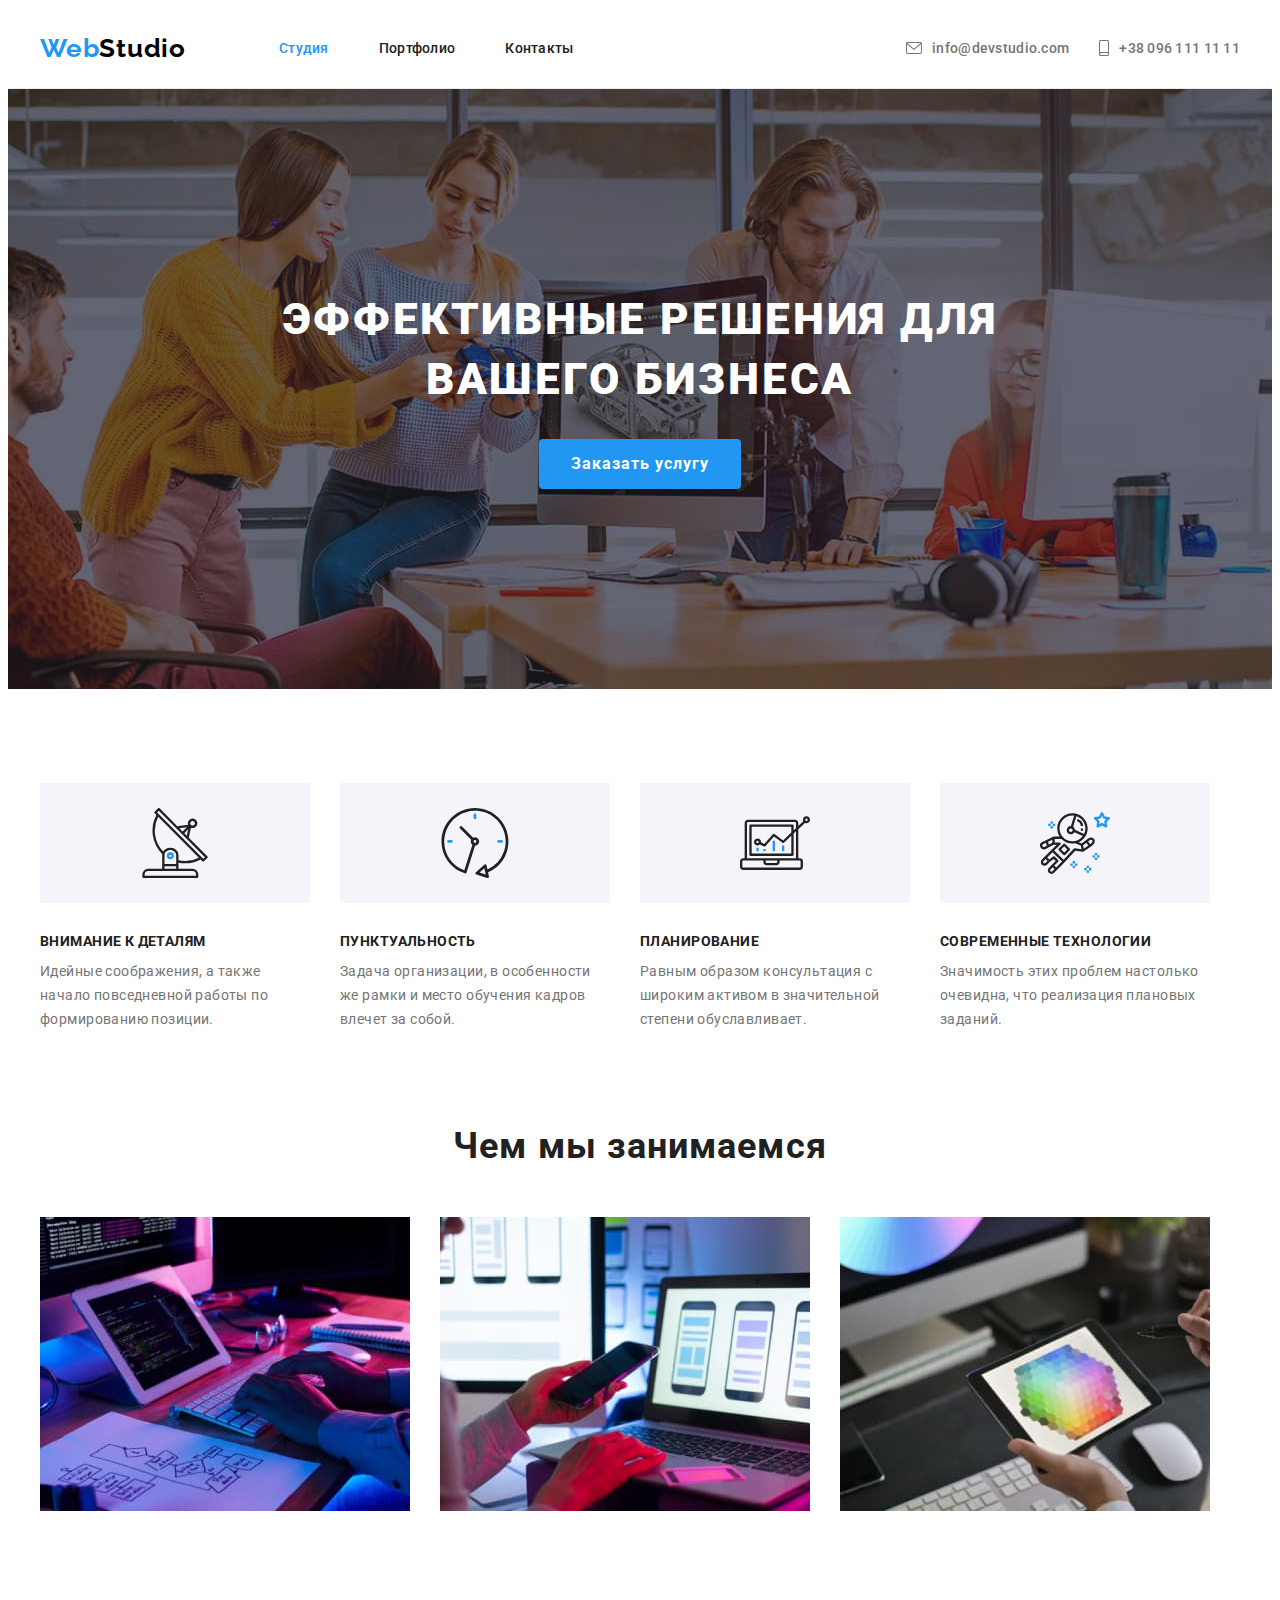
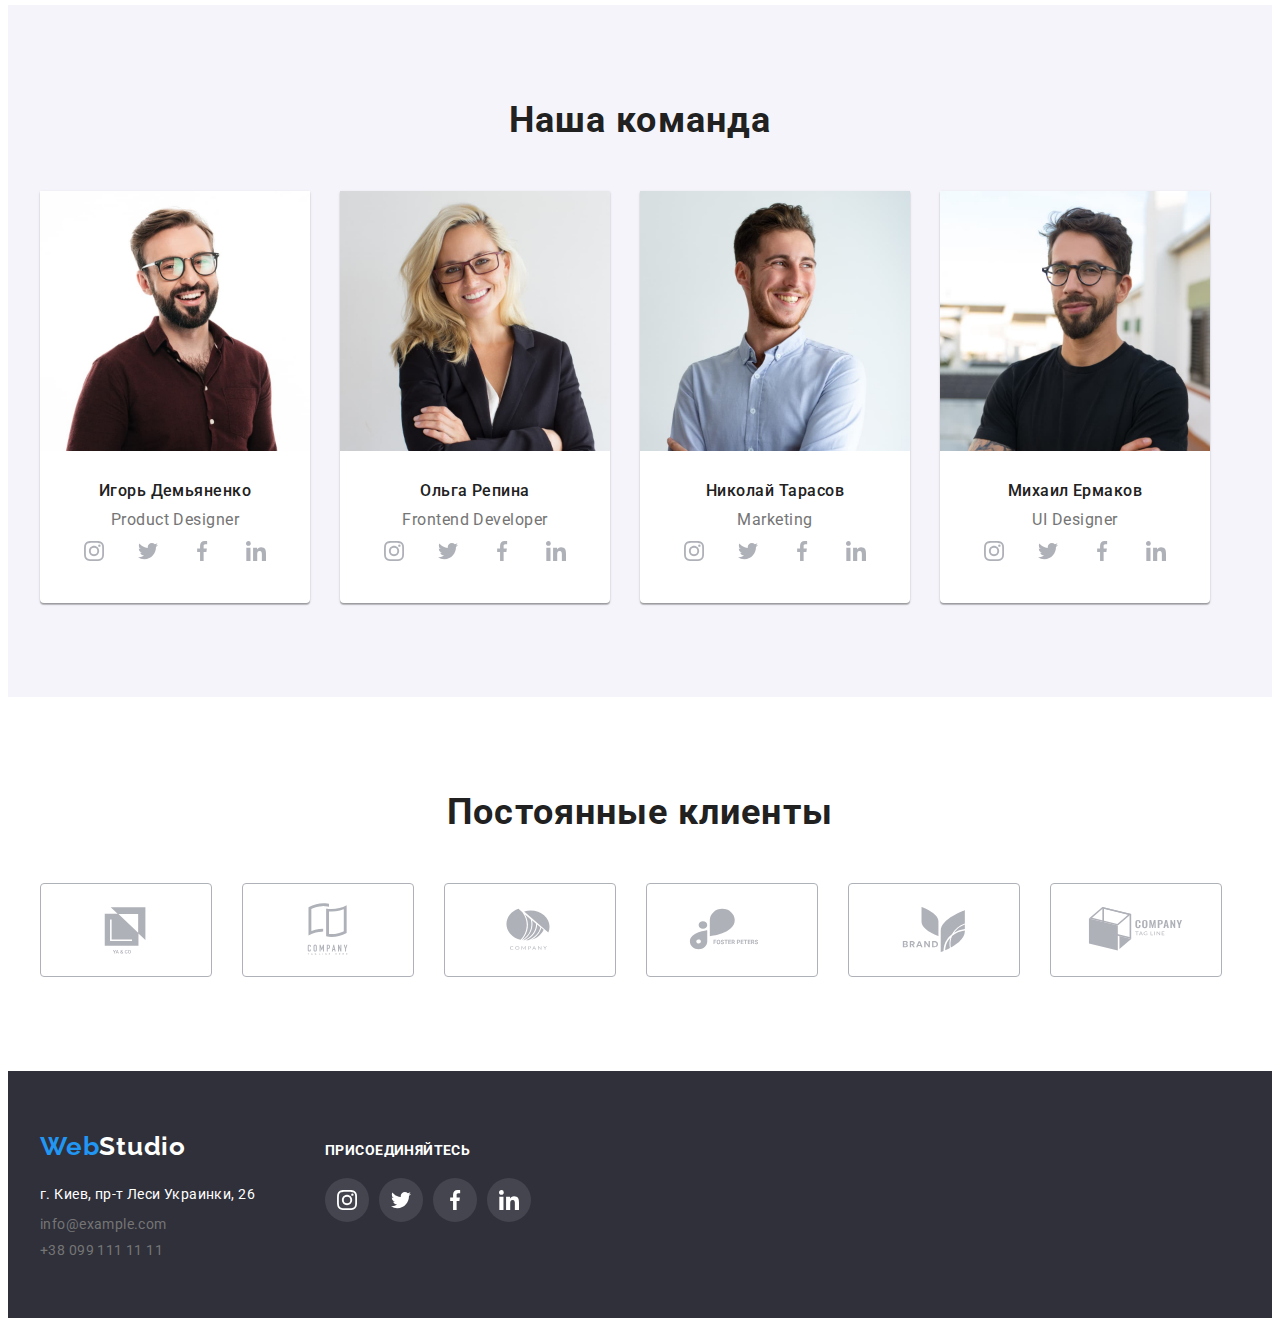
<file: index.html>
<!DOCTYPE html>
<html lang=ru>

<head>
    <meta charset="UTF-8">
    <meta http-equiv="X-UA-Compatible" content="IE=edge">
    <meta name="viewport" content="width=device-width, initial-scale=1.0">
    <title lang="en">WebStudio</title>

    <!-- Normolize  -->
    <link rel="stylesheet" href="https://cdnjs.cloudflare.com/ajax/libs/modern-normalize/1.1.0/modern-normalize.min.css"
        integrity="sha512-wpPYUAdjBVSE4KJnH1VR1HeZfpl1ub8YT/NKx4PuQ5NmX2tKuGu6U/JRp5y+Y8XG2tV+wKQpNHVUX03MfMFn9Q=="
        crossorigin="anonymous" referrerpolicy="no-referrer" />

    <!-- Підключені шрифти -->
    <link rel="preconnect" href="https://fonts.googleapis.com">
    <link rel="preconnect" href="https://fonts.gstatic.com" crossorigin>
    <link
        href="https://fonts.googleapis.com/css2?family=Raleway:wght@700&family=Roboto:wght@100;400;500;700;900&display=swap"
        rel="stylesheet">

    <!-- CSS -->
    <link rel="stylesheet" href="./css/styles.css">

</head>

<body>
    <!-- Секція навігації Header -->
    <header class="header">
        <!-- Навігація по сайту -->
        <div class="container header-container">
            <nav class="header-nav">
                <a class="logo-link link" href="./index.html" lang="en">
                    <span class="logo-style">Web</span>Studio
                </a>
                <ul class="list header-nav-list">
                    <li class="header-item sectiontem">
                        <a class="link header-link current" href="./index.html" lang="ru">Студия</a>
                    </li>
                    <li class="header-item sectiontem">
                        <a class="link header-link" href="./portfolio.html" lang="ru">Портфолио</a>
                    </li>
                    <li class="header-item sectiontem">
                        <a class="link header-link" href="#" lang="ru">Контакты</a>
                    </li>
                </ul>
            </nav>
            <!-- Е-меіл і телефон -->
            <ul class="list header-auth">
                <li class="auth-item">
                    <a class="link header-auth-link" href="mailto:info@devstudio.com">
                        <svg class="icons-contacts" width="16" height="12">
                            <use href="./images/icons.svg#envelope"></use>
                        </svg>info@devstudio.com</a>
                </li>
                <li class="auth-item">
                    <a class="link header-auth-link header-phone" href="tel:+380961111111">
                        <svg class="icons-contacts" width="10" height="16">
                            <use href="./images/icons.svg#smartphone"></use>
                        </svg>+38 096 111 11 11</a>
                </li>
            </ul>
        </div>

    </header>

    <!-- Секція головного контенту -->
    <main class="maim">
        <!-- Секція заголовку і кнопки -->
        <section class="section hero-section">
            <div class="container">
                <h1 class="hero-title" lang="ru">Эффективные решения для <br>вашего бизнеса</h1>
                <button class="btn btn-mode-dark" type="button">Заказать услугу</button>

            </div>
        </section>
        <!-- Особливості -->
        <section class="section feature">
            <div class="container">
                <h2 class="visually-hidden">Особенности</h2>
                <ul class="list feature-list">
                    <li class="feature-item">
                        <div class="benefits-box-icons">
                            <svg class="benefits-icons" width="70px" height="70px">
                                <use href="./images/icons.svg#antenna"></use>
                            </svg>
                        </div>
                        <h3 class="title feature-title" lang="ru">Внимание к деталям</h3>
                        <p class="text feature-uppertitle" lang="ru">Идейные соображения, а также начало повседневной
                            работы по формированию позиции.</p>
                    </li>
                    <li class="feature-item">
                        <div class="benefits-box-icons">
                            <svg class="benefits-icons" width="70px" height="70px">
                                <use href="./images/icons.svg#clock"></use>
                            </svg>
                        </div>
                        <h3 class="title feature-title" lang="ru">Пунктуальность</h3>
                        <p class="text feature-uppertitle" lang="ru">Задача организации, в особенности же рамки и место
                            обучения кадров влечет за собой.</p>
                    </li>
                    <li class="feature-item">
                        <div class="benefits-box-icons">
                            <svg class="benefits-icons" width="70px" height="70px">
                                <use href="./images/icons.svg#diagram"></use>
                            </svg>
                        </div>
                        <h3 class="title feature-title" lang="ru">Планирование</h3>
                        <p class="text feature-uppertitle" lang="ru">Равным образом консультация с широким активом в
                            значительной степени обуславливает.</p>
                    </li>
                    <li class="feature-item">
                        <div class="benefits-box-icons">
                            <svg class="benefits-icons" width="70px" height="70px">
                                <use href="./images/icons.svg#astronaut"></use>
                            </svg>
                        </div>
                        <h3 class="title feature-title" lang="ru">Современные технологии</h3>
                        <p class="text feature-uppertitle" lang="ru">Значимость этих проблем настолько очевидна, что
                            реализация плановых заданий.</p>
                    </li>
                </ul>
            </div>
        </section>
        <!-- О нас фото -->
        <section class="section about">
            <div class="container">
                <h2 class="title about-title" lang="ru">Чем мы занимаемся</h2>
                <ul class="list about-list">
                    <li class="about-item">
                        <img class="about-img" src="./images/about/box-planshet-z-klaviaturoy.jpg"
                            alt="Руки печатают на портативной клавиатуре програмный код на планшете" width="370">
                    </li>
                    <li class="about-item">
                        <img class="about-img" src="./images/about/box-telephon.jpg"
                            alt="Телефон, ноутбук, проекторное дублировние картинки на ноутбуке" width="370">
                    </li>
                    <li class="about-item">
                        <img class="about-img" src="./images/about/box-planshet-z-palitroi.jpg"
                            alt="Планшет з палитрой цветов" width="370">
                    </li>
                </ul>
            </div>
        </section>
        <!-- О сотрудниках з фото -->
        <section class="section team">
            <div class="container">
                <h2 class="title team-title" lang="ru">Наша команда</h2>
                <ul class="list team-list">
                    <li class="team-item">
                        <img class="team-img" src="./images/team/img-igor.jpg"
                            alt="Мужичина с бородой в очках в коричневой рубашке" width="270">
                        <div class="card">
                            <h3 class="title team-uppertitle" lang="ru">Игорь Демьяненко</h3>
                            <p class="text team-text" lang="en">Product Designer</p>
                            <ul class="list team-list-icons">
                                <li class="team-item-icons">
                                    <a class="link team-link-icons" target="_blank" rel="noopener noreferrer"
                                        href="https://www.instagram.com/" aria-label="Инстаграм">
                                        <svg class="team-icons" width="20" height="20">
                                            <use href="./images/icons.svg#instagram"></use>
                                        </svg>
                                    </a>
                                </li>
                                <li class="team-item-icons">
                                    <a class="link team-link-icons" target="_blank" rel="noopener noreferrer"
                                        href="https://twitter.com/?lang=ru" aria-label="Твиттер">
                                        <svg class="team-icons" width="20" height="20">
                                            <use href="./images/icons.svg#twitter"></use>
                                        </svg>
                                    </a>
                                </li>
                                <li class="team-item-icons">
                                    <a class="link team-link-icons" target="_blank" rel="noopener noreferrer"
                                        href="https://www.facebook.com/" aria-label="Фейсбук">
                                        <svg class="team-icons" width="20" height="20">
                                            <use href="./images/icons.svg#facebook"></use>
                                        </svg>
                                    </a>
                                </li>
                                <li class="team-item-icons">
                                    <a class="link team-link-icons" target="_blank" rel="noopener noreferrer"
                                        href="https://www.linkedin.com/" aria-label="Линкедин">
                                        <svg class="team-icons" width="20" height="20">
                                            <use href="./images/icons.svg#linkedin"></use>
                                        </svg>
                                    </a>
                                </li>
                            </ul>
                        </div>
                    </li>
                    <li class="team-item">

                        <img class="team-img" src="./images/team/img-olha.jpg" alt="Блондинка в очках и черном пиджаке"
                            width="270">
                        <div class="card">
                            <h3 class="title team-uppertitle" lang="ru">Ольга Репина</h3>
                            <p class="text team-text" lang="en">Frontend Developer</p>
                            <ul class="list team-list-icons">
                                <li>
                                    <a class="link team-link-icons" target="_blank" rel="noopener noreferrer"
                                        href="https://www.instagram.com/" aria-label="Инстаграм">
                                        <svg class="team-icons" width="20" height="20">
                                            <use href="./images/icons.svg#instagram"></use>
                                        </svg>
                                    </a>
                                </li>
                                <li>
                                    <a class="link team-link-icons" target="_blank" rel="noopener noreferrer"
                                        href="https://twitter.com/?lang=ru" aria-label="Твиттер">
                                        <svg class="team-icons" width="20" height="20">
                                            <use href="./images/icons.svg#twitter"></use>
                                        </svg>
                                    </a>
                                </li>
                                <li>
                                    <a class="link team-link-icons" target="_blank" rel="noopener noreferrer"
                                        href="https://www.facebook.com/" aria-label="Фейсбук">
                                        <svg class="team-icons" width="20" height="20">
                                            <use href="./images/icons.svg#facebook"></use>
                                        </svg>
                                    </a>
                                </li>
                                <li>
                                    <a class="link team-link-icons" target="_blank" rel="noopener noreferrer"
                                        href="https://www.linkedin.com/" aria-label="Линкедин">
                                        <svg class="team-icons" width="20" height="20">
                                            <use href="./images/icons.svg#linkedin"></use>
                                        </svg>
                                    </a>
                                </li>
                            </ul>
                        </div>
                    </li>
                    <li class="team-item">
                        <img class="team-img" src="./images/team/img-nikita.jpg"
                            alt="Парень с бородой в белой рубашке улибается" width="270">
                        <div class="card">
                            <h3 class="title team-uppertitle" lang="ru">Николай Тарасов</h3>
                            <p class="text team-text" lang="en">Marketing</p>
                            <ul class="list team-list-icons">
                                <li>
                                    <a class="link team-link-icons" target="_blank" rel="noopener noreferrer"
                                        href="https://www.instagram.com/" aria-label="Инстаграм">
                                        <svg class="team-icons" width="20" height="20">
                                            <use href="./images/icons.svg#instagram"></use>
                                        </svg>
                                    </a>
                                </li>
                                <li>
                                    <a class="link team-link-icons" target="_blank" rel="noopener noreferrer"
                                        href="https://twitter.com/?lang=ru" aria-label="Твиттер">
                                        <svg class="team-icons" width="20" height="20">
                                            <use href="./images/icons.svg#twitter"></use>
                                        </svg>
                                    </a>
                                </li>
                                <li>
                                    <a class="link team-link-icons" target="_blank" rel="noopener noreferrer"
                                        href="https://www.facebook.com/" aria-label="Фейсбук">
                                        <svg class="team-icons" width="20" height="20">
                                            <use href="./images/icons.svg#facebook"></use>
                                        </svg>
                                    </a>
                                </li>
                                <li>
                                    <a class="link team-link-icons" target="_blank" rel="noopener noreferrer"
                                        href="https://www.linkedin.com/" aria-label="Линкедин">
                                        <svg class="team-icons" width="20" height="20">
                                            <use href="./images/icons.svg#linkedin"></use>
                                        </svg>
                                    </a>
                                </li>
                            </ul>
                        </div>
                    </li>
                    <li class="team-item">
                        <img class="team-img" src="./images/team/img-misha.jpg"
                            alt="Парень в очках и борой в черной футболке" width="270">
                        <div class="card">
                            <h3 class="title team-uppertitle" lang="ru">Михаил Ермаков</h3>
                            <p class="text team-text" lang="en">UI Designer</p>
                            <ul class="list team-list-icons">
                                <li>
                                    <a class="link team-link-icons" target="_blank" rel="noopener noreferrer"
                                        href="https://www.instagram.com/" aria-label="Инстаграм">
                                        <svg class="team-icons" width="20" height="20">
                                            <use href="./images/icons.svg#instagram"></use>
                                        </svg>
                                    </a>
                                </li>
                                <li>
                                    <a class="link team-link-icons" target="_blank" rel="noopener noreferrer"
                                        href="https://twitter.com/?lang=ru" aria-label="Твиттер">
                                        <svg class="team-icons" width="20" height="20">
                                            <use href="./images/icons.svg#twitter"></use>
                                        </svg>
                                    </a>
                                </li>
                                <li>
                                    <a class="link team-link-icons" target="_blank" rel="noopener noreferrer"
                                        href="https://www.facebook.com/" aria-label="Фейсбук">
                                        <svg class="team-icons" width="20" height="20">
                                            <use href="./images/icons.svg#facebook"></use>
                                        </svg>
                                    </a>
                                </li>
                                <li>
                                    <a class="link team-link-icons" target="_blank" rel="noopener noreferrer"
                                        href="https://www.linkedin.com/" aria-label="Линкедин">
                                        <svg class="team-icons" width="20" height="20">
                                            <use href="./images/icons.svg#linkedin"></use>
                                        </svg>
                                    </a>
                                </li>
                            </ul>
                        </div>
                    </li>
                </ul>
            </div>
        </section>
        <!-- Постояние коиенти -->
        <section class="section">
            <div class="container clients-container">
                <h2 class="title clients-title">Постоянные клиенты</h2>
                <ul class="list clients-list">
                    <li>
                        <a class="clients-link link" href="./index.html" target="_blank" rel="noopener noreferrer">
                            <svg class="clients-icons" width="106" height="60">
                                <use href="./images/icons.svg#client-1"></use>
                            </svg>
                        </a>
                    </li>
                    <li>
                        <a class="clients-link link" href="./index.html" target="_blank" rel="noopener noreferrer">
                            <svg class="clients-icons" width="106" height="60">
                                <use href="./images/icons.svg#client-2"></use>
                            </svg>
                        </a>
                    </li>
                    <li>
                        <a class="clients-link link" href="./index.html" target="_blank" rel="noopener noreferrer">
                            <svg class="clients-icons" width="106" height="60">
                                <use href="./images/icons.svg#client-3"></use>
                            </svg>
                        </a>
                    </li>
                    <li>
                        <a class="clients-link link" href="./index.html" target="_blank" rel="noopener noreferrer">
                            <svg class="clients-icons" width="106" height="60">
                                <use href="./images/icons.svg#client-4"></use>
                            </svg>
                        </a>
                    </li>
                    <li>
                        <a class="clients-link link" href="./index.html" target="_blank" rel="noopener noreferrer">
                            <svg class="clients-icons" width="106" height="60">
                                <use href="./images/icons.svg#client-5"></use>
                            </svg>
                        </a>
                    </li>
                    <li>
                        <a class="clients-link link" href="./index.html" target="_blank" rel="noopener noreferrer">
                            <svg class="clients-icons" width="106" height="60">
                                <use href="./images/icons.svg#client-6"></use>
                            </svg>
                        </a>
                    </li>
                </ul>
            </div>
        </section>
    </main>
    <!-- Секція підвалу, прав, контактної інформаціх -->
    <footer class="footer">
        <div class="container footer-container">
            <div class="footer-address">
                <!-- Лого з посиланням -->
                <a class="link footer-logo" href="./index.html" lang="en"><span class="logo-style">Web</span>Studio</a>
                <address class="address">
                    <ul class="list footer-list">
                        <!-- Адреса -->
                        <li class="address-item"><a class="link address-link"
                                href="https://goo.gl/maps/Kzo8s4aSdxviGHbG7" target="_blank"
                                rel="noopener nofollow noreferrer">г. Киев, пр-т Леси Украинки, 26</a>
                        </li>
                        <!-- Е-меіл і телефон -->
                        <li class="address-item">
                            <a class="link footer-mail" href="mailto:info@example.com">info@example.com</a>
                        </li>
                        <li class="address-item">
                            <a class="link footer-phone" href="tel:+380991111111">+38 099 111 11 11</a>
                        </li>
                    </ul>
                </address>
            </div>
            <div class="footer-socials">
                <p class="footer-socials-title">Присоединяйтесь</p>
                <ul class="list footer-socials-list">
                    <li class="footer-socials-item">
                        <a class="link footer-socials-link" target="_blank" rel="noopener noreferrer"
                            href="https://www.instagram.com/" aria-label="Инстаграм">
                            <svg class="footers-icons" width="20" height="20">
                                <use href="./images/icons.svg#instagram"></use>
                            </svg>
                        </a>
                    </li>
                    <li class="footer-socials-item">
                        <a class="link footer-socials-link" target="_blank" rel="noopener noreferrer"
                            href="https://twitter.com/?lang=ru" aria-label="Твиттер">
                            <svg class="footers-icons" width="20" height="20">
                                <use href="./images/icons.svg#twitter"></use>
                            </svg>
                        </a>
                    </li>
                    <li class="footer-socials-item">
                        <a class="link footer-socials-link" target="_blank" rel="noopener noreferrer"
                            href="https://www.facebook.com/" aria-label="Фейсбук">
                            <svg class="footers-icons" width="20" height="20">
                                <use href="./images/icons.svg#facebook"></use>
                            </svg>
                        </a>
                    </li>
                    <li class="footer-socials-item">
                        <a class="link footer-socials-link" target="_blank" rel="noopener noreferrer"
                            href="https://www.linkedin.com/" aria-label="Линкедин">
                            <svg class="footers-icons" width="20" height="20">
                                <use href="./images/icons.svg#linkedin"></use>
                            </svg>
                        </a>
                    </li>
                </ul>
            </div>
        </div>
    </footer>
</body>

</html>
</file>
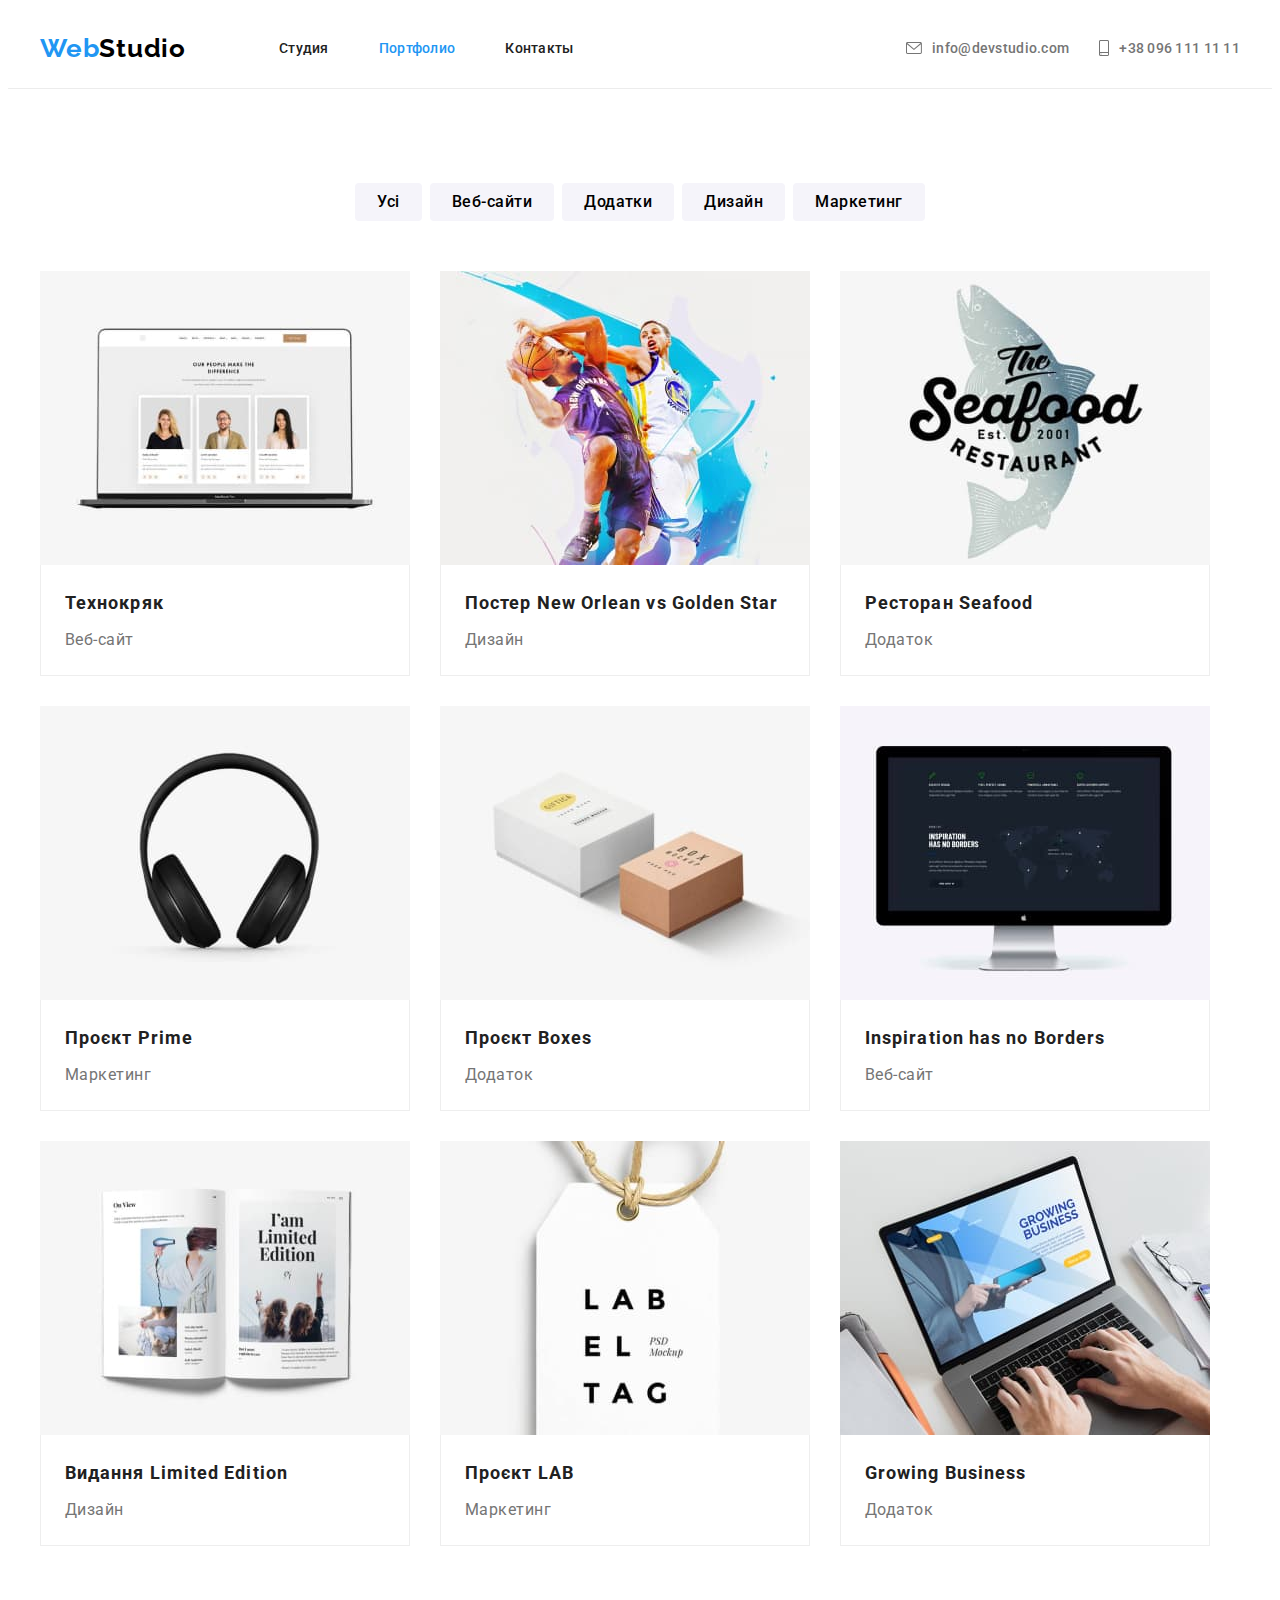
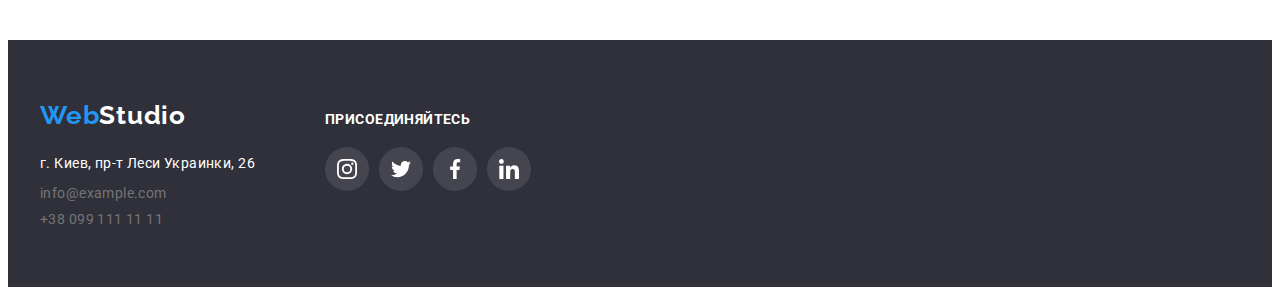
<file: portfolio.html>
<!DOCTYPE html>
<html lang=ru>

<head>
    <meta charset="UTF-8">
    <meta http-equiv="X-UA-Compatible" content="IE=edge">
    <meta name="viewport" content="width=device-width, initial-scale=1.0">
    <title lang="en">Portfolio</title>

    <!-- Normolize  -->
    <link rel="stylesheet" href="https://cdnjs.cloudflare.com/ajax/libs/modern-normalize/1.1.0/modern-normalize.min.css"
        integrity="sha512-wpPYUAdjBVSE4KJnH1VR1HeZfpl1ub8YT/NKx4PuQ5NmX2tKuGu6U/JRp5y+Y8XG2tV+wKQpNHVUX03MfMFn9Q=="
        crossorigin="anonymous" referrerpolicy="no-referrer" />

    <!-- Підключені шрифти -->
    <link rel="preconnect" href="https://fonts.googleapis.com">
    <link rel="preconnect" href="https://fonts.gstatic.com" crossorigin>
    <link
        href="https://fonts.googleapis.com/css2?family=Raleway:wght@700&family=Roboto:wght@100;400;500;700;900&display=swap"
        rel="stylesheet">

    <!-- CSS -->
    <link rel="stylesheet" href="./css/styles.css">

</head>

<body>
    <!-- Секція навігації Header -->
    <header class="header">
        <!-- Навігація по сайту -->
        <div class="container header-container">
            <nav class="header-nav">
                <a class="logo-link link" href="./index.html" lang="en">
                    <span class="logo-style">Web</span>Studio
                </a>
                <ul class="list header-nav-list">
                    <li class="header-item sectiontem">
                        <a class="link header-link" href="./index.html" lang="ru">Студия</a>
                    </li>
                    <li class="header-item sectiontem">
                        <a class="link header-link current" href="./portfolio.html" lang="ru">Портфолио</a>
                    </li>
                    <li class="header-item sectiontem">
                        <a class="link header-link" href="#" lang="ru">Контакты</a>
                    </li>
                </ul>
            </nav>
            <!-- Е-меіл і телефон -->
            <ul class="list header-auth">
                <li class="auth-item">
                    <a class="link header-auth-link" href="mailto:info@devstudio.com">
                        <svg class="icons-contacts" width="16" height="12">
                            <use href="./images/icons.svg#envelope"></use>
                        </svg>info@devstudio.com</a>
                </li>
                <li class="auth-item">
                    <a class="link header-auth-link header-phone" href="tel:+380961111111">
                        <svg class="icons-contacts" width="10" height="16">
                            <use href="./images/icons.svg#smartphone"></use>
                        </svg>+38 096 111 11 11</a>
                </li>
            </ul>
        </div>

    </header>

    <!-- Секція головного контенту Portfolio-->
    <main>
        <section class="section">
            <h1 class="visually-hidden">Фильтр</h1>
            <div class="container">
                <ul class="list btn-list">
                    <li class="btn-item">
                        <button class="filter-btn" type="button">Усі</button>
                    </li>
                    <li class="btn-item">
                        <button class="filter-btn" type="button">Веб-сайти</button>
                    </li>
                    <li class="btn-item">
                        <button class="filter-btn" type="button">Додатки</button>
                    </li>
                    <li class="btn-item">
                        <button class="filter-btn" type="button">Дизайн</button>
                    </li>
                    <li class="btn-item">
                        <button class="filter-btn" type="button">Маркетинг</button>
                    </li>
                </ul>
            </div>
            <div class="container">
                <ul class="list filter-list">
                    <li>
                        <a href="#" class="filter-link"><img class="filter-img" src="./images/portfolio/technocryke.jpg"
                                alt="Сторінка про нас на ноутбуці" width="370">
                            <div class="portfolio-card">
                                <h2 class="filter-title">Технокряк</h2>
                                <p class="filter-text">Веб-сайт</p>
                            </div>
                        </a>
                    </li>
                    <li>
                        <a href="#" class="filter-link">
                            <img class="filter-img" src="./images/portfolio/posterstar.jpg" alt="два бейсболисти"
                                width="370">
                            <div class="portfolio-card">
                                <h2 class="filter-title">Постер New Orlean vs Golden Star</h2>
                                <p class="filter-text">Дизайн</p>
                            </div>
                        </a>
                    </li>
                    <li>
                        <a href="#" class="filter-link"><img class="filter-img" src="./images/portfolio/seafood.jpg"
                                alt="назва ресторану на фоні риби" width="370">
                            <div class="portfolio-card">
                                <h2 class="filter-title">Ресторан Seafood</h2>
                                <p class="filter-text">Додаток</p>
                            </div>
                        </a>

                    </li>
                    <li>
                        <a href="#" class="filter-link"><img class="filter-img" src="./images/portfolio/prime.jpg"
                                alt="навушники" width="370">
                            <div class="portfolio-card">
                                <h2 class="filter-title">Проєкт Prime</h2>
                                <p class="filter-text">Маркетинг</p>
                            </div>
                        </a>

                    </li>
                    <li>
                        <a href="#" class="filter-link"><img class="filter-img" src="./images/portfolio/box.jpg"
                                alt="дві коробки" width="370">
                            <div class="portfolio-card">
                                <h2 class="filter-title">Проєкт Boxes</h2>
                                <p class="filter-text">Додаток</p>
                            </div>
                        </a>

                    </li>
                    <li>
                        <a href="#" class="filter-link"><img class="filter-img" src="./images/portfolio/border.jpg"
                                alt="монітор" width="370">
                            <div class="portfolio-card">
                                <h2 class="filter-title">Inspiration has no Borders</h2>
                                <p class="filter-text">Веб-сайт</p>
                            </div>
                        </a>

                    </li>
                    <li>
                        <a href="#" class="filter-link"><img class="filter-img" src="./images/portfolio/limited.jpg"
                                alt="розгорнута книга" width="370">
                            <div class="portfolio-card">
                                <h2 class="filter-title">Видання Limited Edition</h2>
                                <p class="filter-text">Дизайн</p>
                            </div>
                        </a>

                    </li>
                    <li>
                        <a href="#" class="filter-link"><img class="filter-img" src="./images/portfolio/lab.jpg"
                                alt="лейбл з написом лаб" width="370">
                            <div class="portfolio-card">
                                <h2 class="filter-title">Проєкт LAB</h2>
                                <p class="filter-text">Маркетинг</p>
                            </div>
                        </a>

                    </li>
                    <li>
                        <a href="#" class="filter-link"><img class="filter-img" src="./images/portfolio/growing.jpg"
                                alt="друкування на ноутбуці" width="370">
                            <div class="portfolio-card">
                                <h2 class="filter-title">Growing Business</h2>
                                <p class="filter-text">Додаток</p>
                            </div>
                        </a>

                    </li>
                </ul>
            </div>
        </section>
    </main>
    <!-- Секція підвалу, прав, контактної інформаціх -->
    <footer class="footer">
        <div class="container footer-container">
            <div class="footer-address">
                <!-- Лого з посиланням -->
                <a class="link footer-logo" href="./index.html" lang="en"><span class="logo-style">Web</span>Studio</a>
                <address class="address">
                    <ul class="list footer-list">
                        <!-- Адреса -->
                        <li class="address-item"><a class="link address-link"
                                href="https://goo.gl/maps/Kzo8s4aSdxviGHbG7" target="_blank"
                                rel="noopener nofollow noreferrer">г. Киев, пр-т Леси Украинки, 26</a>
                        </li>
                        <!-- Е-меіл і телефон -->
                        <li class="address-item">
                            <a class="link footer-mail" href="mailto:info@example.com">info@example.com</a>
                        </li>
                        <li class="address-item">
                            <a class="link footer-phone" href="tel:+380991111111">+38 099 111 11 11</a>
                        </li>
                    </ul>
                </address>
            </div>
            <div class="footer-socials">
                <p class="footer-socials-title">Присоединяйтесь</p>
                <ul class="list footer-socials-list">
                    <li class="footer-socials-item">
                        <a class="link footer-socials-link" target="_blank" rel="noopener noreferrer"
                            href="https://www.instagram.com/" aria-label="Инстаграм">
                            <svg class="footers-icons" width="20" height="20">
                                <use href="./images/icons.svg#instagram"></use>
                            </svg>
                        </a>
                    </li>
                    <li class="footer-socials-item">
                        <a class="link footer-socials-link" target="_blank" rel="noopener noreferrer"
                            href="https://twitter.com/?lang=ru" aria-label="Твиттер">
                            <svg class="footers-icons" width="20" height="20">
                                <use href="./images/icons.svg#twitter"></use>
                            </svg>
                        </a>
                    </li>
                    <li class="footer-socials-item">
                        <a class="link footer-socials-link" target="_blank" rel="noopener noreferrer"
                            href="https://www.facebook.com/" aria-label="Фейсбук">
                            <svg class="footers-icons" width="20" height="20">
                                <use href="./images/icons.svg#facebook"></use>
                            </svg>
                        </a>
                    </li>
                    <li class="footer-socials-item">
                        <a class="link footer-socials-link" target="_blank" rel="noopener noreferrer"
                            href="https://www.linkedin.com/" aria-label="Линкедин">
                            <svg class="footers-icons" width="20" height="20">
                                <use href="./images/icons.svg#linkedin"></use>
                            </svg>
                        </a>
                    </li>
                </ul>
            </div>
        </div>
    </footer>
</body>

</html>
</file>
<file: css/styles.css>
:root {
    /* text color */
    --primary-text-color: #757575;
    --title-text-color: #212121;
    --nav-text-color: #000000;
    --footer-text-color: #ffffff;
    --auth-text-color: rbga(255, 255, 255, .6);
    /* accent color */
    --accent-color: #2196F3;
    /* background-color */
    --icons-color: #AFB1B8;
    --primary-white-color: #ffffff;
    --herro-bgc: #2F303A;
    --about-bgc: #F5F4FA;
    --portfolio-img-bgc: #EEEEEE;
    /* decorative line color */
    --output-line-color: #F5F5F5;
    /* text font */
    --main-font: 'Roboto', sans-serif;
    --secondary-font: 'Raleway', sans-serif;
}


body {
    font-family: var(--main-font);
    letter-spacing: 0.03em;
    font-size: 14px;

    background-color: var(--primary-white-color);
    color: var(--primary-text-color);

}

/* Reset style */

h1,
h2,
h3,
h4,
h5,
h6,
p {
    margin: 0;
}

address {
    font-style: normal;
}

button {
    display: block;
    margin: 0 auto;
    cursor: pointer;
    border: none;
    border-radius: 4px;
}

.list {
    list-style: none;
    padding: 0;
    margin: 0;
}

.link,
a {
    text-decoration: none;
    color: var(--title-text-color);
}

img {
    display: block;
    max-width: 100%;
    height: auto;
}

/* Base style */

.text {
    font-weight: 400;
    font-size: 14px;
    line-height: calc(24 / 14);
    letter-spacing: 0.03em;
    color: var(--primary-text-color);
}

.title {
    font-weight: 700;
    font-size: 14px;
    line-height: calc(16 / 14);
    letter-spacing: 0.03em;
    color: var(--title-text-color);
}

.visually-hidden {
    position: absolute;
    width: 1px;
    height: 1px;
    margin: -1px;
    border: 0;
    padding: 0;
    white-space: nowrap;
    clip-path: inset(100%);
    clip: rect(0 0 0 0);
    overflow: hidden;
}

.section {
    padding-top: 94px;
    padding-bottom: 94px;
}

.container {
    width: 1200px;
    padding-left: 15px;
    padding-right: 15px;
    margin-left: auto;
    margin-right: auto;
    /* outline: 2px solid orange;
  outline-offset: -2px; */
}

/* header */

.header {
    border-bottom: 1px solid #ececec;
}

.header-container {
    display: flex;
    align-items: center;
}

.header-nav {
    display: flex;
    align-items: center;
    margin-right: auto;
}

.logo-link {
    margin-right: 93px;
    color: var(--nav-text-color);
    font-family: var(--secondary-font);
    font-weight: 700;
    font-size: 26px;
    line-height: calc(31 / 26);
    letter-spacing: 0.03em;
}

.logo-style {
    color: var(--accent-color);
}

.header-nav-list {
    display: flex;
    align-items: center;
}

.header-item {
    margin-right: 50px;
}

.header-item:last-child {
    margin-right: 0;
}

.header-auth {
    display: flex;
    align-items: center;
}

.auth-item:not(:last-child) {
    margin-right: 30px;
}

.header-link,
.header-auth-link {
    display: flex;
    align-items: center;
    padding-top: 32px;
    padding-bottom: 32px;
    font-weight: 500;
    font-size: 14px;
    line-height: calc(16 / 14);
    letter-spacing: 0.02em;
    color: var(--title-text-color);
}

.header-auth-link {
    display: flex;
    align-items: center;
    color: var(--primary-text-color);
}

.header-auth-link:hover,
.header-auth-lin:focus,
.header-link:hover,
.header-link:focus {
    color: var(--accent-color);
}

.current {
    color: var(--accent-color);
}

.icons-contacts {
    margin-right: 10px;
    fill: currentColor;
}


/* hero section */

.hero-section {
    background-color: var(--herro-bgc);
    text-align: center;
    padding-top: 200px;
    padding-bottom: 200px;
    margin-right: auto;
    margin-left: auto;
    max-width: 1600px;
    background-image: linear-gradient(to right, rgb(47, 48, 58, 0.4), rgba(47, 48, 58, 0.4)), url(../images/about/hero.jpg);
    background-repeat: no-repeat;
    background-position: center;
    background-size: cover;
}


.hero-title {
    margin-bottom: 30px;
    font-weight: 900;
    font-size: 44px;
    line-height: calc(60 / 44);
    letter-spacing: 0.06em;
    text-transform: uppercase;
    color: var(--primary-white-color);
}

.btn {
    padding-top: 10px;
    padding-right: 32px;
    padding-bottom: 10px;
    padding-left: 32px;
    background-color: var(--accent-color);
    color: var(--footer-text-color);
    font-family: inherit;
    font-weight: 700;
    font-size: 16px;
    line-height: calc(30 / 16);
    letter-spacing: 0.06em;
    cursor: pointer;
    box-shadow: 0px 4px 4px rgba(0, 0, 0, 0.15);
    border-radius: 4px;
    border: none;
}

.btn:hover,
.btn:focus {
    background-color: #188CE8;
}

.benefits-box-icons {
    display: flex;
    justify-content: center;
    align-items: center;
    width: 270px;
    height: 120px;
    margin-bottom: 30px;
    background-color: var(--about-bgc);
}


/* feature */
.feature {
    padding-bottom: 0;
}

.feature-list {
    display: flex;
    justify-content: flex-start;
    gap: 30px;
}

.feature-item {
    flex-basis: 270px;
}

.feature-title {
    text-transform: uppercase;
    margin-bottom: 10px;
}



/* about */

.about-list,
.team-list {
    display: flex;
    gap: 30px;
}

.about-title,
.team-title {
    margin-bottom: 50px;
    font-weight: 700;
    font-size: 36px;
    line-height: calc(42 / 36);
    text-align: center;
    letter-spacing: 0.03em;
    color: var(--title-text-color)
}

/* our team */
.team {
    background-color: var(--about-bgc);
}

.team-uppertitle {
    font-weight: 500;
    font-size: 16px;
    line-height: calc(19 / 16);
    text-align: center;
    letter-spacing: 0.03em;
    margin-bottom: 10px;
}

.team-item {
    background-color: var(--primary-white-color);
    box-shadow: 0px 1px 3px rgba(0, 0, 0, 0.12), 0px 1px 1px rgba(0, 0, 0, 0.14),
        0px 2px 1px rgba(0, 0, 0, 0.2);
    border-radius: 0px 0px 4px 4px;
}

.team-text {
    font-weight: 400;
    font-size: 16px;
    line-height: calc(19 / 16);
    text-align: center;
    letter-spacing: 0.03em;
}

.card {
    padding: 30px 0;
    text-align: center;
}

.team-list-icons {
    display: flex;
    justify-content: center;
    align-items: center;
    gap: 10px;
}

.team-link-icons {
    display: flex;
    width: 44px;
    height: 44px;
    justify-content: center;
    align-items: center;
    color: var(--icons-color);
    border-radius: 50%;
}

.team-link-icons:hover,
.team-link-icons:focus {
    color: var(--primary-white-color);
    background-color: var(--accent-color);
}

.team-icons {
    fill: currentColor
}

/* Clients */

.clients-title {
    font-style: normal;
    font-size: 36px;
    line-height: calc(42 / 36);
    text-align: center;
    margin-bottom: 50px;
}

.clients-list {
    display: flex;
    gap: 30px;
}

.clients-link {
    display: flex;
    justify-content: center;
    align-items: center;
    width: 170px;
    height: 92px;
    border: 1px solid #AFB1B8;
    border-radius: 4px;
    color: #AFB1B8;
}

.clients-link:hover,
.clients-link:focus {
    color: var(--accent-color);
    border-color: var(--auth-text-color);
}

.clients-icons {
    fill: currentColor;
}


/* footer */
.footer {
    background-color: var(--herro-bgc);
    padding-top: 60px;
    padding-bottom: 60px;
}

.footer-container {
    display: flex;
    align-items: baseline;
}

.footer-address {
    margin-right: 70px;
}

.footer-logo {
    color: var(--footer-text-color);
    font-family: var(--secondary-font);
    font-weight: 700;
    font-size: 26px;
    line-height: calc(31 / 26);
    letter-spacing: 0.03em;

}



.address .address-link {
    color: var(--footer-text-color);
    font-weight: 400;
    font-size: 14px;
    line-height: calc(24 / 14);
    letter-spacing: 0.03em;
}

.address-item:not(:last-child) {
    margin-bottom: 10px;
}


.address {
    font-style: normal;
    margin-top: 20px;
}

.footer-phone,
.footer-mail {
    color: var(--auth-text-color);
}

.address-link:hover,
.address-link:focus,
.footer-phone:hover,
.footer-phone:focus,
.footer-mail:focus,
.footer-mail:hover {
    color: var(--accent-color);
}

.footer-socials-title {
    font-weight: 700;
    line-height: calc(16 / 14);
    text-transform: uppercase;
    color: var(--footer-text-color);
    margin-bottom: 20px;
}

.footer-socials-list {
    display: flex;
    justify-content: center;
    align-items: baseline;
    gap: 10px;
}

.footer-socials-link {
    display: flex;
    justify-content: center;
    align-items: center;
    width: 44px;
    height: 44px;
    border-radius: 50%;
    background-color: rgba(255, 255, 255, 0.1);


}

.footer-socials-link:hover,
.footer-socials-link:focus {
    background-color: var(--accent-color);
}

.footers-icons {
    fill: #FFFFFF;
}

/* Portfolio */

.btn-list {
    display: flex;
    justify-content: center;
    gap: 8px;
    margin-bottom: 50px;
}

.filter-btn {
    padding-top: 6px;
    padding-right: 22px;
    padding-bottom: 6px;
    padding-left: 22px;
    font-family: inherit;
    font-weight: 500;
    font-size: 16px;
    line-height: calc(26 /16);
    letter-spacing: 0.03em;
    cursor: pointer;
    border: none;
    border-radius: 4px;
    background-color: var(--about-bgc);
}

.filter-btn:focus,
.filter-btn:hover {
    background: var(--accent-color);
    color: var(--primary-white-color);
    box-shadow: 0px 3px 1px rgba(0, 0, 0, 0.1), 0px 1px 2px rgba(0, 0, 0, 0.08),
        0px 2px 2px rgba(0, 0, 0, 0.12);
}


.filter-list {
    display: flex;
    flex-wrap: wrap;
    gap: 30px;
}

.portfolio-card {
    padding: 20px 24px;
    border: 1px solid #EEEEEE;
    border-top: 0;
}

.filter-title {
    margin-bottom: 4px;
    font-weight: 700;
    font-size: 18px;
    line-height: calc(36 / 18);
    letter-spacing: 0.06em;
    color: var(--title-text-color)
}

.filter-text {
    font-weight: 400;
    font-size: 16px;
    line-height: calc(30 / 16);
    letter-spacing: 0.03em;
    color: var(--primary-text-color)
}

.filter-link {
    display: block;
}

.filter-link:hover,
.filter-link:focus {
    box-shadow: 0px 1px 1px rgb(0 0 0 / 12%), 0px 4px 4px rgb(0 0 0 / 6%), 1px 4px 6px rgb(0 0 0 / 16%);
}
</file>
